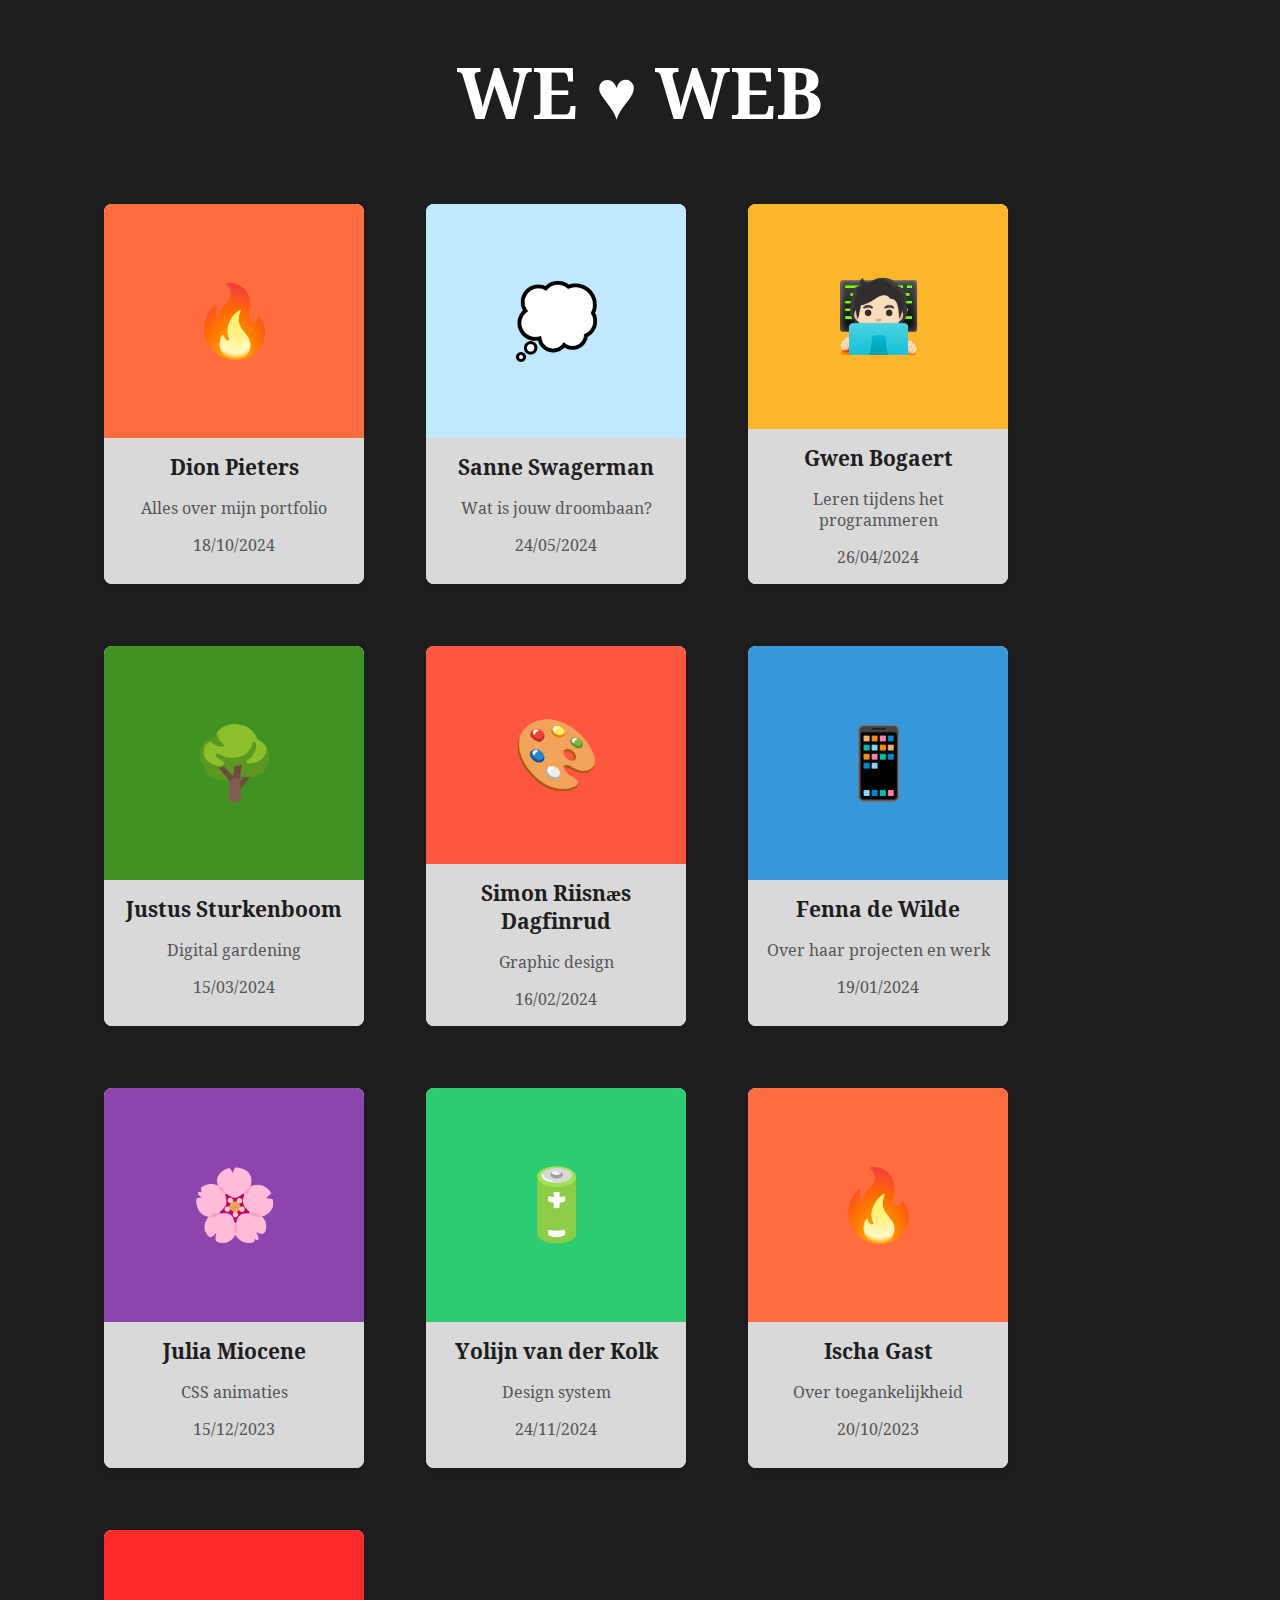
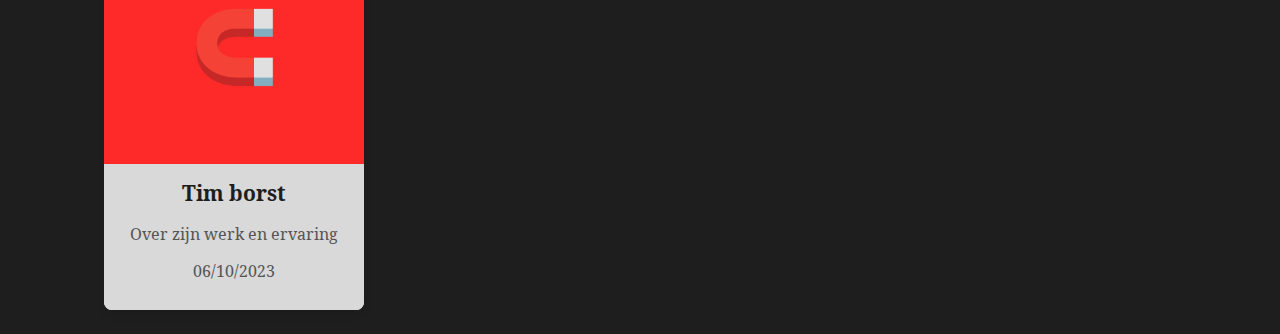
<file: index.html>
<!DOCTYPE html>
<html lang="nl">
<head>
    <meta charset="UTF-8">
    <meta name="viewport" content="width=device-width, initial-scale=1.0">
    <title>We Love Web</title>
    <link rel="stylesheet" href="styles.css">
    <link rel="preconnect" href="https://fonts.googleapis.com">
    <link rel="preconnect" href="https://fonts.gstatic.com" crossorigin>
    <link href="https://fonts.googleapis.com/css2?family=Bree+Serif&family=Hahmlet:wght@500&family=Koh+Santepheap:wght@100;300;400;700;900&family=Poppins:ital,wght@0,100;0,200;0,300;0,400;0,500;0,600;0,700;0,800;0,900;1,100;1,200;1,300;1,400;1,500;1,600;1,700;1,800;1,900&family=Roboto+Slab:wght@100..900&family=Roboto:ital,wght@0,100;0,300;0,400;0,500;0,700;0,900;1,100;1,300;1,400;1,500;1,700;1,900&display=swap" rel="stylesheet">
    <link rel="stylesheet" href="https://fonts.googleapis.com/css2?family=Material+Symbols+Outlined:opsz,wght,FILL,GRAD@20..48,100..700,0..1,-50..200" />
</head>
<body>
    <header>
        <h1>WE ♥ WEB</h1>
    </header>
    <div class="blog-container"></div>
    <script src="script.js"></script>
</body>
</html>
</file>
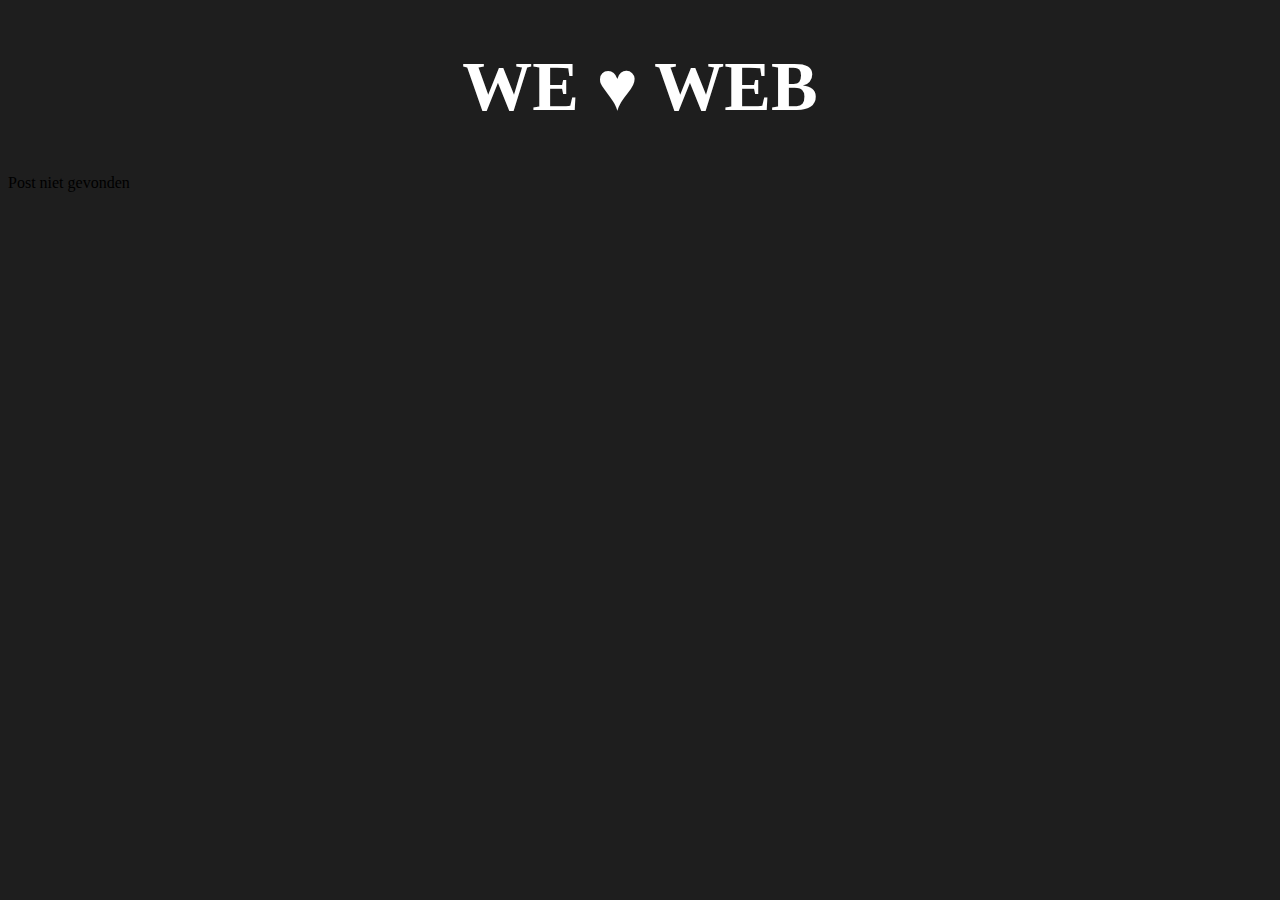
<file: details.html>
<!DOCTYPE html>
<html lang="en">
<head>
    <meta charset="UTF-8">
    <meta name="viewport" content="width=device-width, initial-scale=1.0">
    <title>Detail Pagina</title>
    <link rel="stylesheet" href="styles.css">
    <link rel="stylesheet" href="https://fonts.googleapis.com/css2?family=Material+Symbols+Outlined:opsz,wght,FILL,GRAD@20..48,100..700,0..1,-50..200" />
</head>
<body>
    <header>
        <h1>WE ♥ WEB</h1>
    </header>
    <div id="details-container"></div>
    <script>
        document.addEventListener('DOMContentLoaded', () => {
            const params = new URLSearchParams(window.location.search);
            const postId = params.get('id');

            fetch('data.json')
                .then(response => response.json())
                .then(json => {
                    const post = json.data.find(item => item.id === postId);
                    if (post) {
                        const container = document.getElementById('details-container');
                        container.innerHTML = `
                                    <div class="details-content">
                                        <h2>${post.title}</h2>
                                        <p>${post.date}</p>
                                        <p>${post.description}</p>
                                    </div>
                                    <a href="/" class="close-button"><span class="material-symbols-outlined">close</span></a>
                        `;
                    } else {
                        document.getElementById('details-container').innerHTML = '<p>Post niet gevonden</p>';
                    }
                })
                .catch(error => {
                    console.error('Er was een probleem met de fetch-operatie:', error);
                });
        });
    </script>
</body>
</html>
</file>
<file: styles.css>
body {
    background-color: #1E1E1E;
}

h1 {
    display: flex;
    justify-content: center;
    font-family: "Koh Santepheap", serif;
    color: white;
    font-size: 70px;
}

h2 {
    font-family: "Koh Santepheap", serif;
    font-size: 1.2em;
    color: white;
    margin: 0;
}

.blog-container {
    display: flex;
    flex-wrap: wrap;
    justify-content: left;
    margin: 0 5em;
}

.card {
    display: flex;
    flex-direction: column;
    border-radius: 8px;
    margin: 16px;
    width: 200px;
    height: 300px; /* Stel een vaste hoogte in voor de kaarten */
    overflow: hidden;
    box-shadow: 0 4px 8px rgba(0, 0, 0, 0.1);
    transition: transform 0.15s ease-in-out;
    background-color: #fff;
    position: relative;
}

.card-link {
    display: flex;
    flex-direction: column;
    height: 100%;
    text-decoration: none;
    color: inherit;
    position: absolute; /* Laat de link de hele kaart bedekken */
    top: 0;
    right: 0;
    bottom: 0;
    left: 0;
}

a {
    padding: 0;
    color: unset;
    text-decoration: none;
    list-style-type: none;
}

.card:hover {
    transform: scale(1.05);
}

.top-container {
    display: flex;
    justify-content: center;
    align-items: center;
    padding: 45px;
    flex: 1;
}

.emoji {
    font-size: 48px;
}

.bottom-container {
    display: flex;
    flex-direction: column;
    justify-content: center; /* Zorg ervoor dat de inhoud gecentreerd wordt */
    background-color: #D9D9D9;
    padding: 16px;
    text-align: center;
    flex: 1;
}

.bottom-content {
    flex-grow: 1;
}

.bottom-container h2 {
    font-family: "Koh Santepheap", serif;
    font-size: 1em;
    margin: 0;
    color: #1E1E1E;
}

.bottom-container p {
    font-family: "Koh Santepheap", serif;
    font-size: .9em;
    margin: 0;
    margin-top: .7em;
    color: #555;
}

.button {
    border: none;
    cursor: pointer;
}

.button:hover {
    background-color: #e0e0e0;
}

.details-content {
    display: flex;
    flex-direction: column;
    align-items: center;
    margin: auto;
    color: white;
    max-width: 700px;
    font-family: "Koh Santepheap", serif;
}

.details-content h2 {
    font-size: 40px;
    margin-bottom: 10px;
}

.details-content p {
    font-size: 20px;
    line-height: 30px;
}

.close-button {
    position: absolute;
    top: 20px;
    right: 20px;
    color: white;
}

@media screen and (min-width: 900px) {
    .blog-container {
        gap: 30px;
    }

    .card {
        width: 260px;
        height: 380px; /* Verhoog de hoogte voor grotere schermen */
    }

    .top-container {
        padding: 60px 30px;
    }

    .emoji {
        font-size: 70px;
    }

    .bottom-container h2 {
        font-size: 1.3em;
    }

    .bottom-container p {
        font-size: 1em;
        margin-top: 1em;
    }
}
</file>
